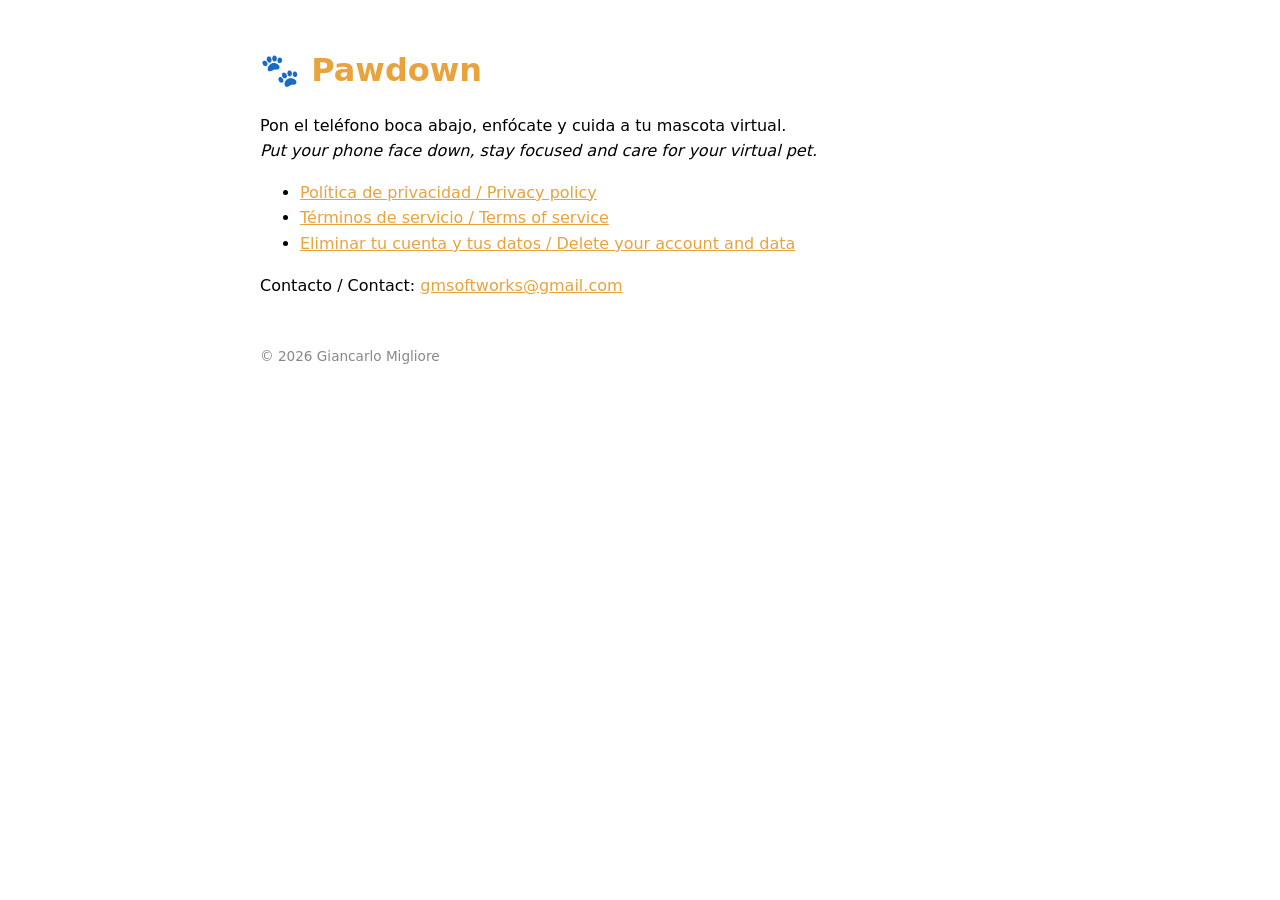
<file: index.html>
<!DOCTYPE html>
<html lang="es">
<head>
  <meta charset="utf-8">
  <meta name="viewport" content="width=device-width, initial-scale=1">
  <title>Pawdown</title>
  <link rel="stylesheet" href="style.css">
</head>
<body>
  <h1>🐾 Pawdown</h1>
  <p>Pon el teléfono boca abajo, enfócate y cuida a tu mascota virtual.<br>
     <em>Put your phone face down, stay focused and care for your virtual pet.</em></p>

  <ul>
    <li><a href="privacy.html">Política de privacidad / Privacy policy</a></li>
    <li><a href="terms.html">Términos de servicio / Terms of service</a></li>
    <li><a href="delete-account.html">Eliminar tu cuenta y tus datos / Delete your account and data</a></li>
  </ul>

  <p>Contacto / Contact: <a href="mailto:gmsoftworks@gmail.com">gmsoftworks@gmail.com</a></p>

  <footer>© 2026 Giancarlo Migliore</footer>
</body>
</html>
</file>
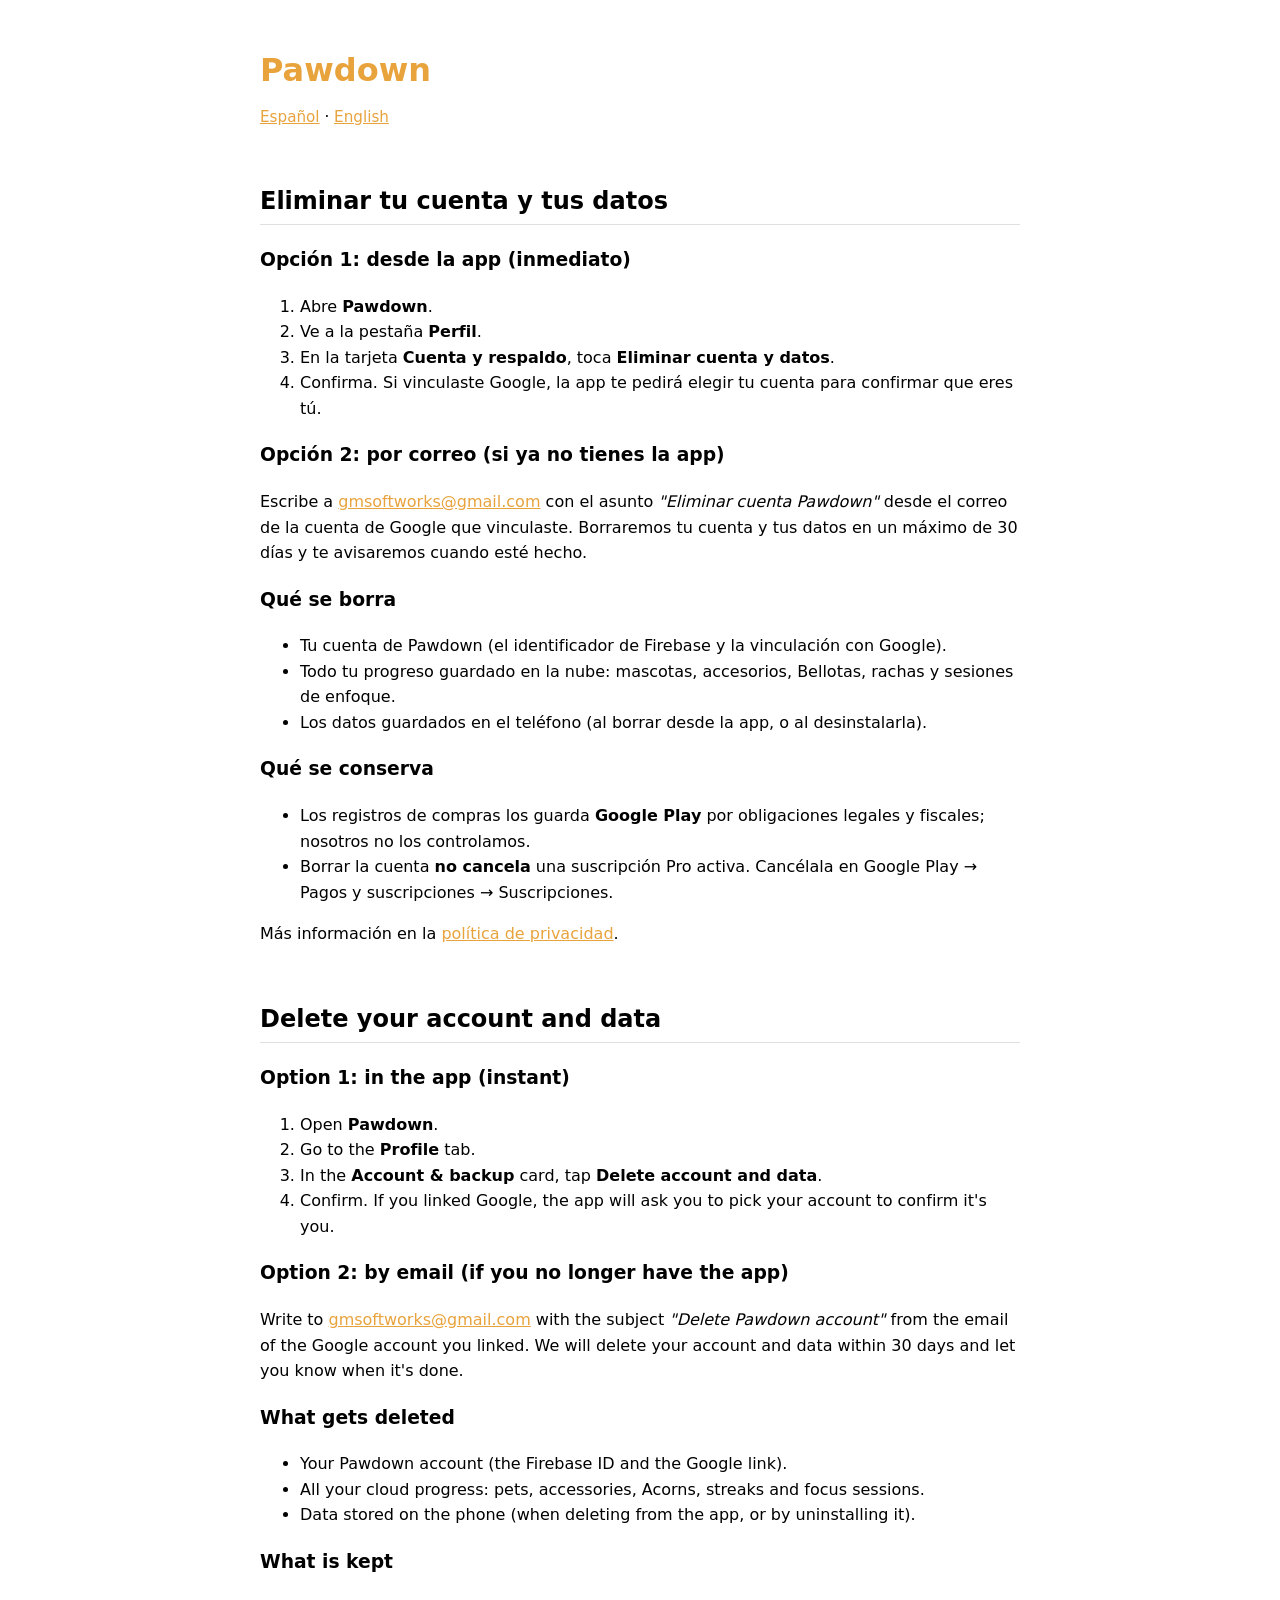
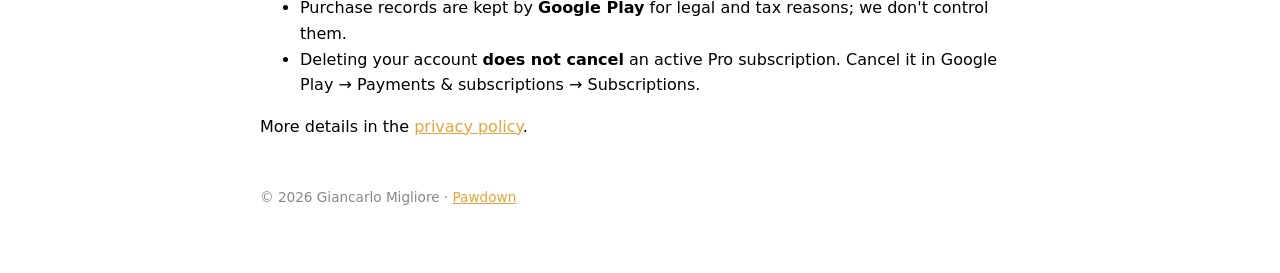
<file: delete-account.html>
<!DOCTYPE html>
<html lang="es">
<head>
  <meta charset="utf-8">
  <meta name="viewport" content="width=device-width, initial-scale=1">
  <title>Pawdown – Eliminar cuenta / Delete account</title>
  <link rel="stylesheet" href="style.css">
</head>
<body>
  <h1>Pawdown</h1>
  <p class="lang"><a href="#es">Español</a> · <a href="#en">English</a></p>

  <!-- ===================== ESPAÑOL ===================== -->
  <section id="es">
    <h2>Eliminar tu cuenta y tus datos</h2>

    <h3>Opción 1: desde la app (inmediato)</h3>
    <ol>
      <li>Abre <strong>Pawdown</strong>.</li>
      <li>Ve a la pestaña <strong>Perfil</strong>.</li>
      <li>En la tarjeta <strong>Cuenta y respaldo</strong>, toca <strong>Eliminar cuenta y datos</strong>.</li>
      <li>Confirma. Si vinculaste Google, la app te pedirá elegir tu cuenta para confirmar que eres tú.</li>
    </ol>

    <h3>Opción 2: por correo (si ya no tienes la app)</h3>
    <p>Escribe a <a href="mailto:gmsoftworks@gmail.com?subject=Eliminar%20cuenta%20Pawdown">gmsoftworks@gmail.com</a>
      con el asunto <em>"Eliminar cuenta Pawdown"</em> desde el correo de la cuenta de Google que vinculaste.
      Borraremos tu cuenta y tus datos en un máximo de 30 días y te avisaremos cuando esté hecho.</p>

    <h3>Qué se borra</h3>
    <ul>
      <li>Tu cuenta de Pawdown (el identificador de Firebase y la vinculación con Google).</li>
      <li>Todo tu progreso guardado en la nube: mascotas, accesorios, Bellotas, rachas y sesiones de enfoque.</li>
      <li>Los datos guardados en el teléfono (al borrar desde la app, o al desinstalarla).</li>
    </ul>

    <h3>Qué se conserva</h3>
    <ul>
      <li>Los registros de compras los guarda <strong>Google Play</strong> por obligaciones legales y fiscales; nosotros no los controlamos.</li>
      <li>Borrar la cuenta <strong>no cancela</strong> una suscripción Pro activa. Cancélala en Google Play → Pagos y suscripciones → Suscripciones.</li>
    </ul>

    <p>Más información en la <a href="privacy.html">política de privacidad</a>.</p>
  </section>

  <!-- ===================== ENGLISH ===================== -->
  <section id="en">
    <h2>Delete your account and data</h2>

    <h3>Option 1: in the app (instant)</h3>
    <ol>
      <li>Open <strong>Pawdown</strong>.</li>
      <li>Go to the <strong>Profile</strong> tab.</li>
      <li>In the <strong>Account &amp; backup</strong> card, tap <strong>Delete account and data</strong>.</li>
      <li>Confirm. If you linked Google, the app will ask you to pick your account to confirm it's you.</li>
    </ol>

    <h3>Option 2: by email (if you no longer have the app)</h3>
    <p>Write to <a href="mailto:gmsoftworks@gmail.com?subject=Delete%20Pawdown%20account">gmsoftworks@gmail.com</a>
      with the subject <em>"Delete Pawdown account"</em> from the email of the Google account you linked.
      We will delete your account and data within 30 days and let you know when it's done.</p>

    <h3>What gets deleted</h3>
    <ul>
      <li>Your Pawdown account (the Firebase ID and the Google link).</li>
      <li>All your cloud progress: pets, accessories, Acorns, streaks and focus sessions.</li>
      <li>Data stored on the phone (when deleting from the app, or by uninstalling it).</li>
    </ul>

    <h3>What is kept</h3>
    <ul>
      <li>Purchase records are kept by <strong>Google Play</strong> for legal and tax reasons; we don't control them.</li>
      <li>Deleting your account <strong>does not cancel</strong> an active Pro subscription. Cancel it in Google Play → Payments &amp; subscriptions → Subscriptions.</li>
    </ul>

    <p>More details in the <a href="privacy.html">privacy policy</a>.</p>
  </section>

  <footer>© 2026 Giancarlo Migliore · <a href="index.html">Pawdown</a></footer>
</body>
</html>
</file>
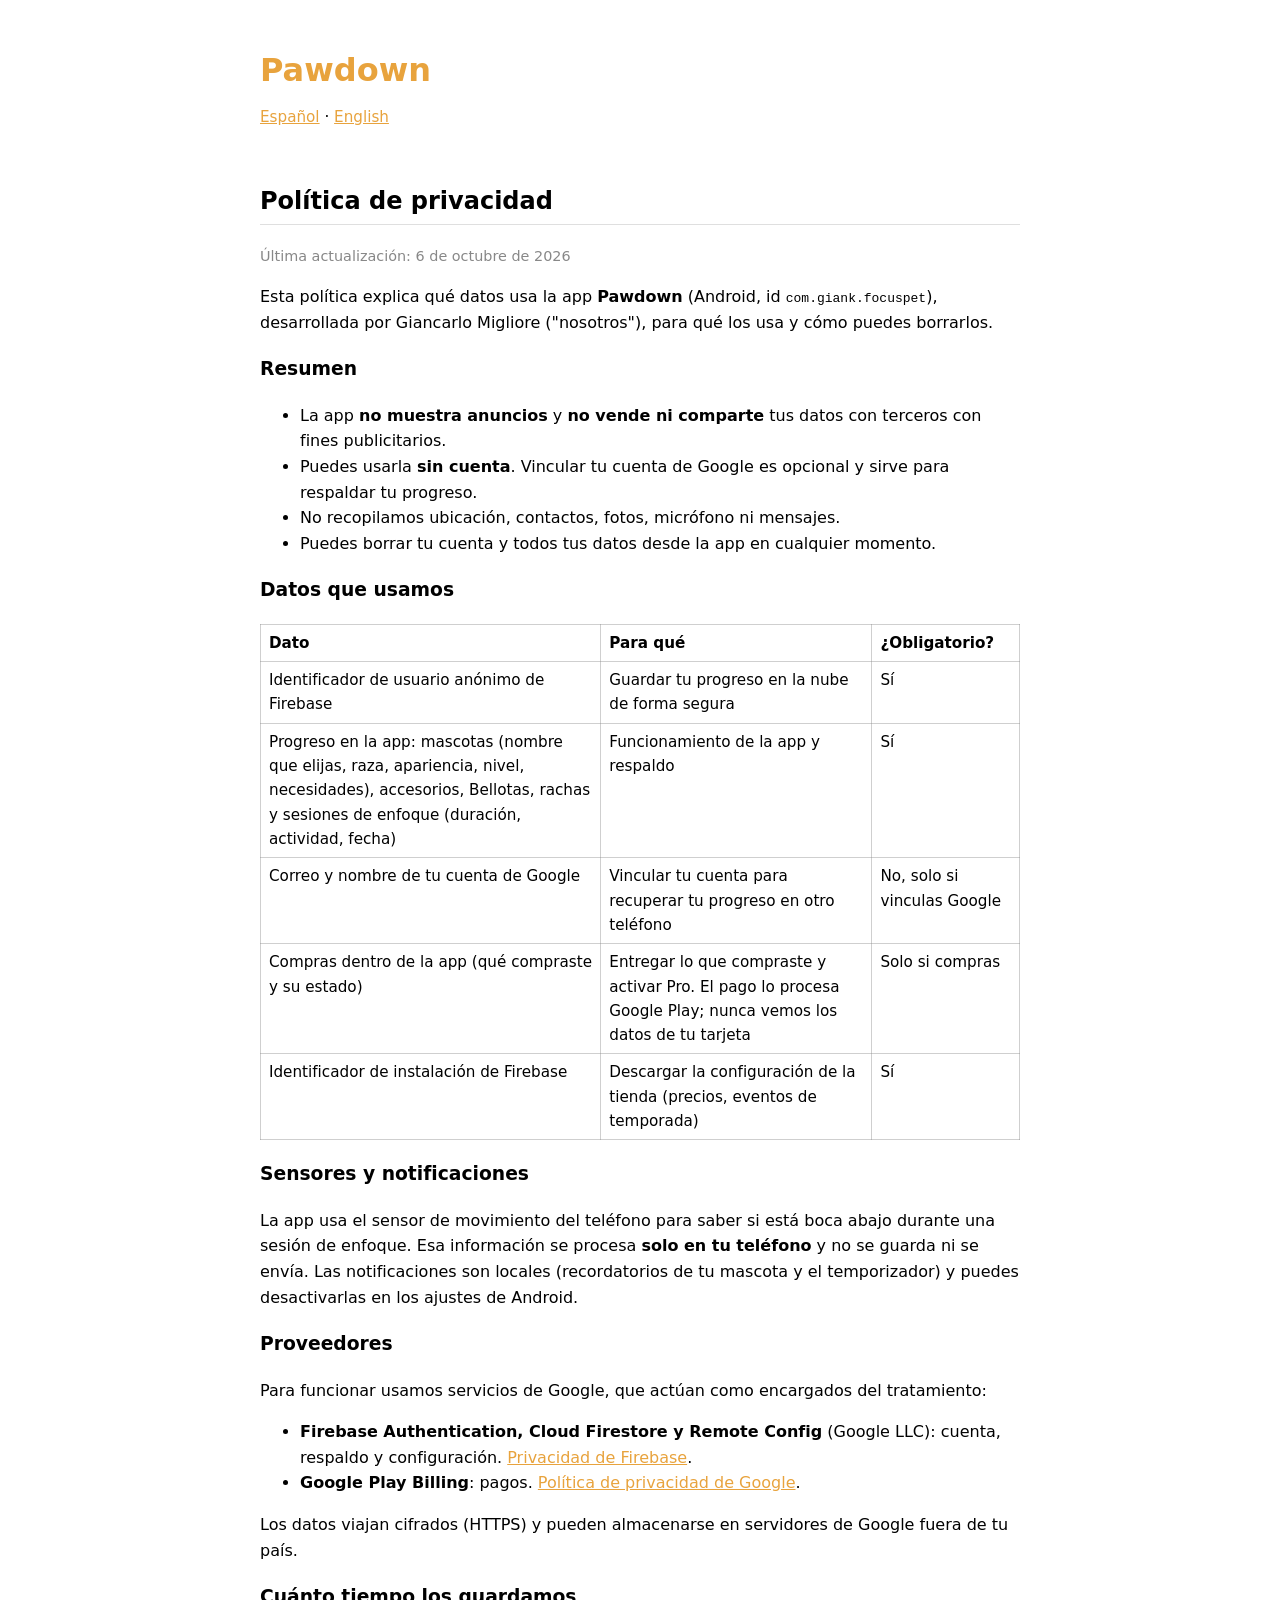
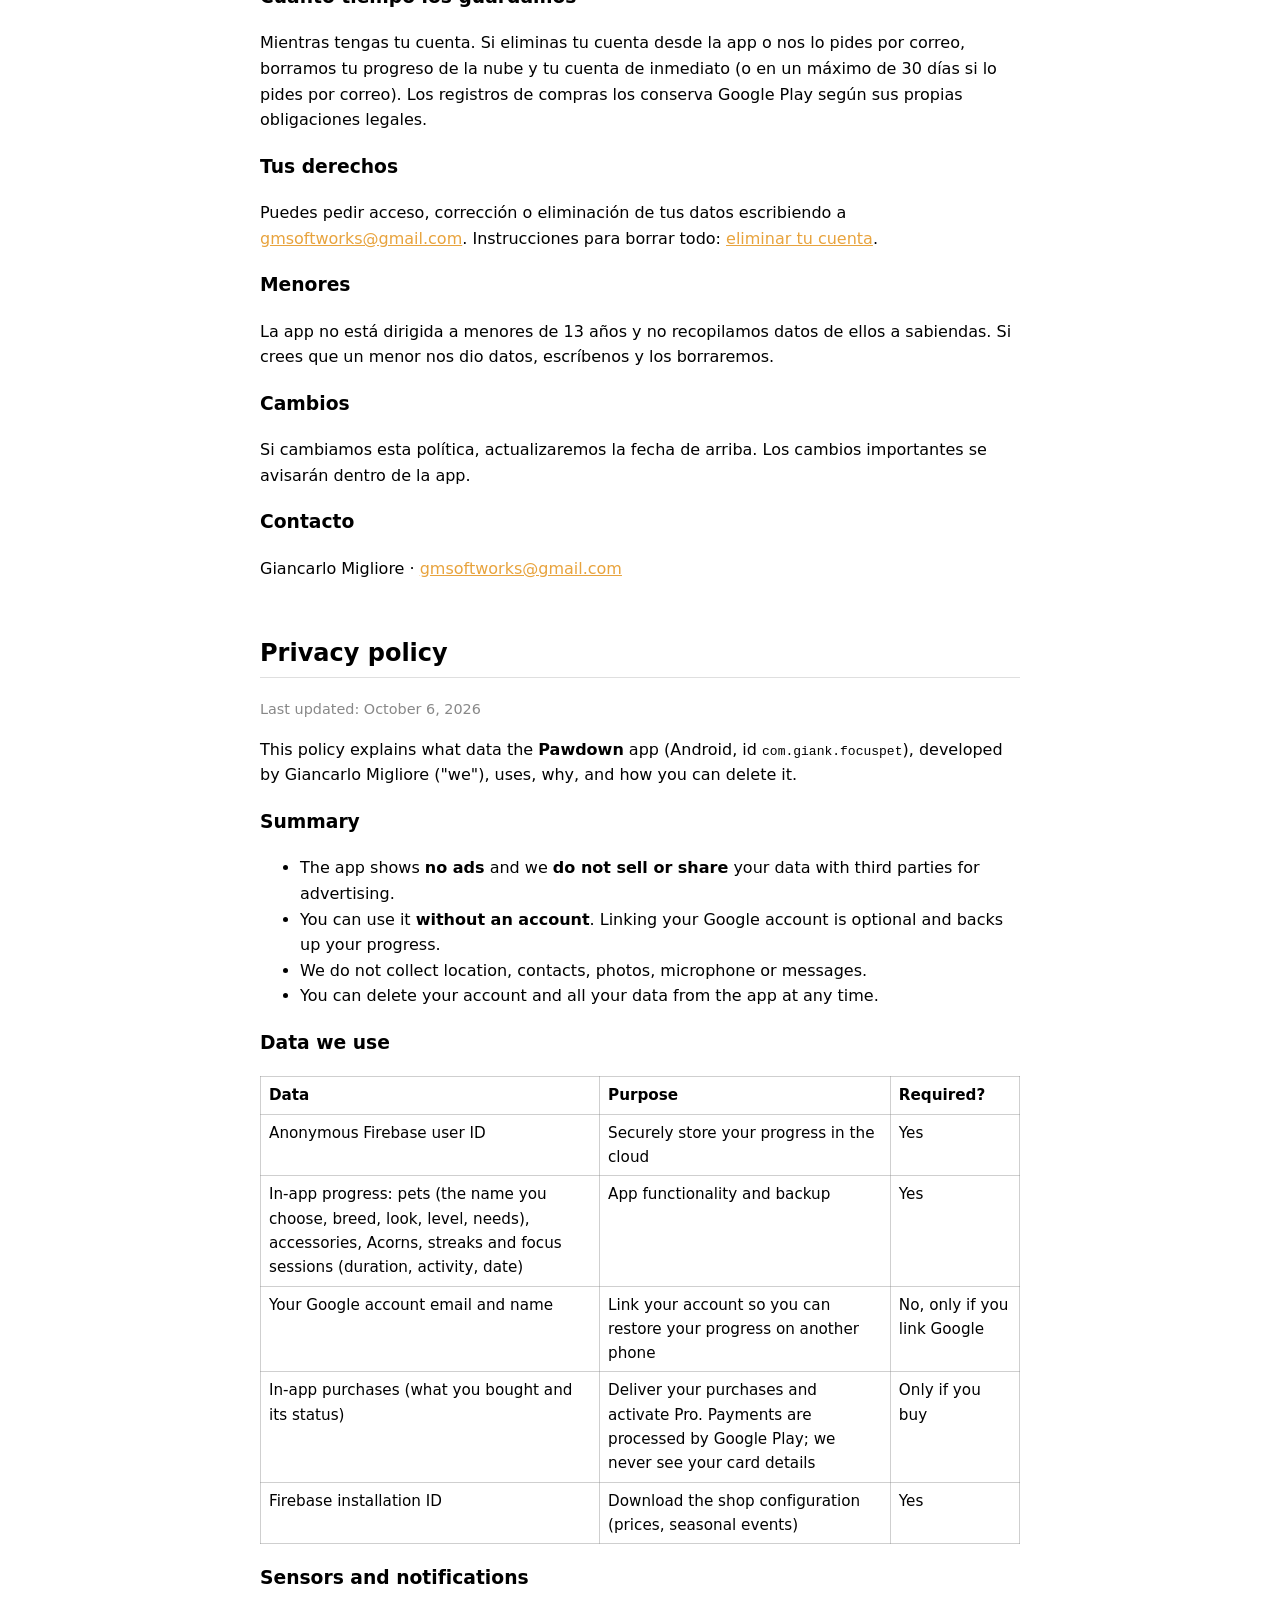
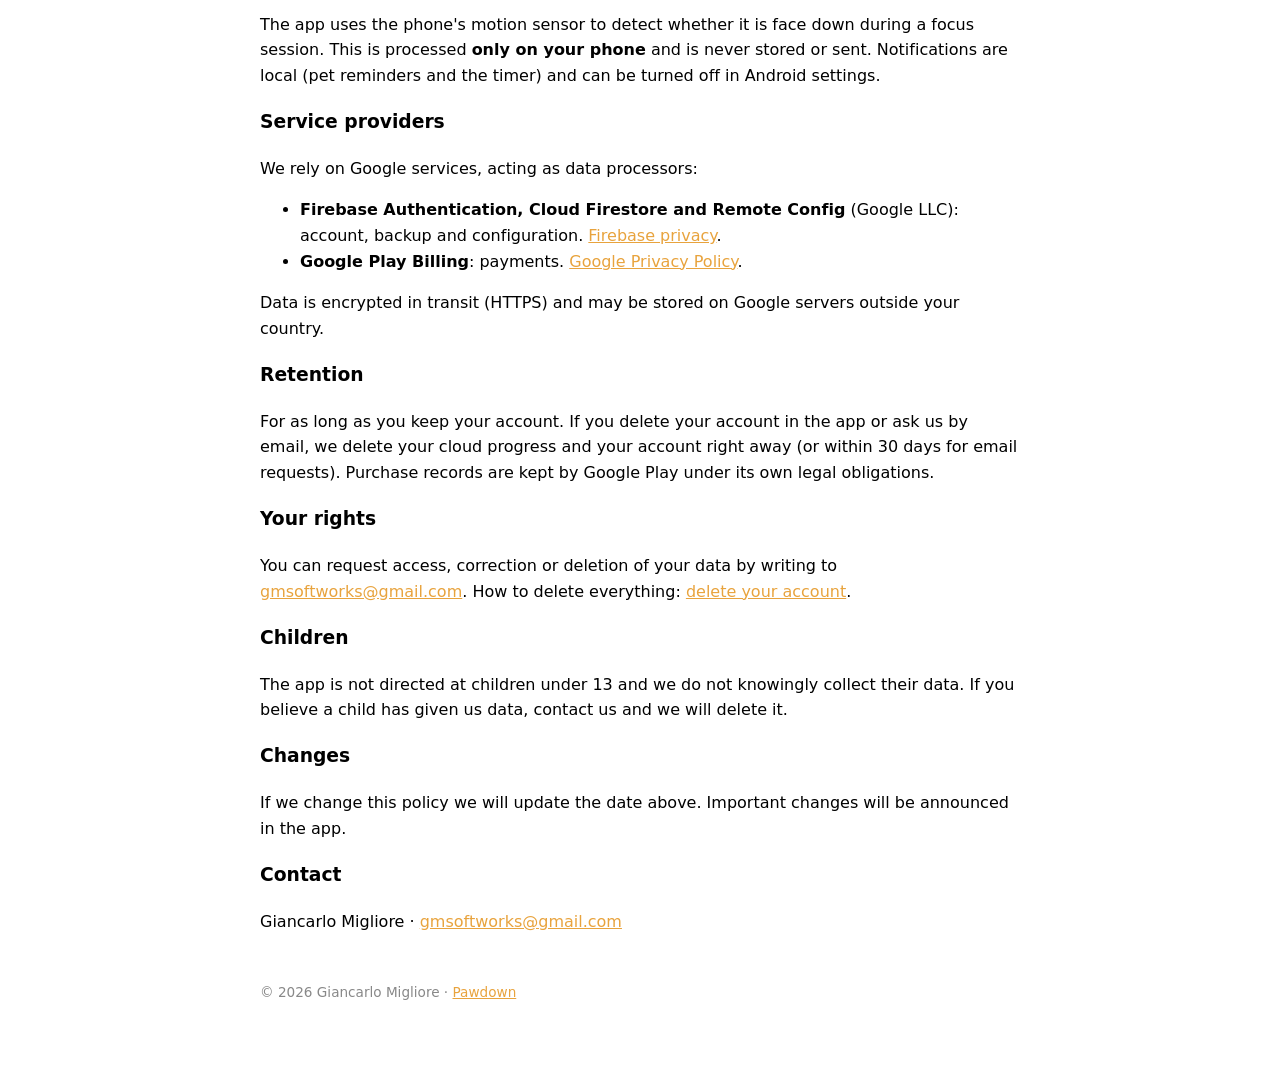
<file: privacy.html>
<!DOCTYPE html>
<html lang="es">
<head>
  <meta charset="utf-8">
  <meta name="viewport" content="width=device-width, initial-scale=1">
  <title>Pawdown – Política de privacidad / Privacy policy</title>
  <link rel="stylesheet" href="style.css">
</head>
<body>
  <h1>Pawdown</h1>
  <p class="lang"><a href="#es">Español</a> · <a href="#en">English</a></p>

  <!-- ===================== ESPAÑOL ===================== -->
  <section id="es">
    <h2>Política de privacidad</h2>
    <p class="updated">Última actualización: 6 de octubre de 2026</p>

    <p>Esta política explica qué datos usa la app <strong>Pawdown</strong> (Android, id <code>com.giank.focuspet</code>),
      desarrollada por Giancarlo Migliore ("nosotros"), para qué los usa y cómo puedes borrarlos.</p>

    <h3>Resumen</h3>
    <ul>
      <li>La app <strong>no muestra anuncios</strong> y <strong>no vende ni comparte</strong> tus datos con terceros con fines publicitarios.</li>
      <li>Puedes usarla <strong>sin cuenta</strong>. Vincular tu cuenta de Google es opcional y sirve para respaldar tu progreso.</li>
      <li>No recopilamos ubicación, contactos, fotos, micrófono ni mensajes.</li>
      <li>Puedes borrar tu cuenta y todos tus datos desde la app en cualquier momento.</li>
    </ul>

    <h3>Datos que usamos</h3>
    <table>
      <tr><th>Dato</th><th>Para qué</th><th>¿Obligatorio?</th></tr>
      <tr><td>Identificador de usuario anónimo de Firebase</td><td>Guardar tu progreso en la nube de forma segura</td><td>Sí</td></tr>
      <tr><td>Progreso en la app: mascotas (nombre que elijas, raza, apariencia, nivel, necesidades), accesorios, Bellotas, rachas y sesiones de enfoque (duración, actividad, fecha)</td><td>Funcionamiento de la app y respaldo</td><td>Sí</td></tr>
      <tr><td>Correo y nombre de tu cuenta de Google</td><td>Vincular tu cuenta para recuperar tu progreso en otro teléfono</td><td>No, solo si vinculas Google</td></tr>
      <tr><td>Compras dentro de la app (qué compraste y su estado)</td><td>Entregar lo que compraste y activar Pro. El pago lo procesa Google Play; nunca vemos los datos de tu tarjeta</td><td>Solo si compras</td></tr>
      <tr><td>Identificador de instalación de Firebase</td><td>Descargar la configuración de la tienda (precios, eventos de temporada)</td><td>Sí</td></tr>
    </table>

    <h3>Sensores y notificaciones</h3>
    <p>La app usa el sensor de movimiento del teléfono para saber si está boca abajo durante una sesión de enfoque.
      Esa información se procesa <strong>solo en tu teléfono</strong> y no se guarda ni se envía.
      Las notificaciones son locales (recordatorios de tu mascota y el temporizador) y puedes desactivarlas en los ajustes de Android.</p>

    <h3>Proveedores</h3>
    <p>Para funcionar usamos servicios de Google, que actúan como encargados del tratamiento:</p>
    <ul>
      <li><strong>Firebase Authentication, Cloud Firestore y Remote Config</strong> (Google LLC): cuenta, respaldo y configuración. <a href="https://firebase.google.com/support/privacy">Privacidad de Firebase</a>.</li>
      <li><strong>Google Play Billing</strong>: pagos. <a href="https://policies.google.com/privacy">Política de privacidad de Google</a>.</li>
    </ul>
    <p>Los datos viajan cifrados (HTTPS) y pueden almacenarse en servidores de Google fuera de tu país.</p>

    <h3>Cuánto tiempo los guardamos</h3>
    <p>Mientras tengas tu cuenta. Si eliminas tu cuenta desde la app o nos lo pides por correo, borramos tu progreso de la nube y tu cuenta de inmediato
      (o en un máximo de 30 días si lo pides por correo). Los registros de compras los conserva Google Play según sus propias obligaciones legales.</p>

    <h3>Tus derechos</h3>
    <p>Puedes pedir acceso, corrección o eliminación de tus datos escribiendo a
      <a href="mailto:gmsoftworks@gmail.com">gmsoftworks@gmail.com</a>.
      Instrucciones para borrar todo: <a href="delete-account.html">eliminar tu cuenta</a>.</p>

    <h3>Menores</h3>
    <p>La app no está dirigida a menores de 13 años y no recopilamos datos de ellos a sabiendas.
      Si crees que un menor nos dio datos, escríbenos y los borraremos.</p>

    <h3>Cambios</h3>
    <p>Si cambiamos esta política, actualizaremos la fecha de arriba. Los cambios importantes se avisarán dentro de la app.</p>

    <h3>Contacto</h3>
    <p>Giancarlo Migliore · <a href="mailto:gmsoftworks@gmail.com">gmsoftworks@gmail.com</a></p>
  </section>

  <!-- ===================== ENGLISH ===================== -->
  <section id="en">
    <h2>Privacy policy</h2>
    <p class="updated">Last updated: October 6, 2026</p>

    <p>This policy explains what data the <strong>Pawdown</strong> app (Android, id <code>com.giank.focuspet</code>),
      developed by Giancarlo Migliore ("we"), uses, why, and how you can delete it.</p>

    <h3>Summary</h3>
    <ul>
      <li>The app shows <strong>no ads</strong> and we <strong>do not sell or share</strong> your data with third parties for advertising.</li>
      <li>You can use it <strong>without an account</strong>. Linking your Google account is optional and backs up your progress.</li>
      <li>We do not collect location, contacts, photos, microphone or messages.</li>
      <li>You can delete your account and all your data from the app at any time.</li>
    </ul>

    <h3>Data we use</h3>
    <table>
      <tr><th>Data</th><th>Purpose</th><th>Required?</th></tr>
      <tr><td>Anonymous Firebase user ID</td><td>Securely store your progress in the cloud</td><td>Yes</td></tr>
      <tr><td>In-app progress: pets (the name you choose, breed, look, level, needs), accessories, Acorns, streaks and focus sessions (duration, activity, date)</td><td>App functionality and backup</td><td>Yes</td></tr>
      <tr><td>Your Google account email and name</td><td>Link your account so you can restore your progress on another phone</td><td>No, only if you link Google</td></tr>
      <tr><td>In-app purchases (what you bought and its status)</td><td>Deliver your purchases and activate Pro. Payments are processed by Google Play; we never see your card details</td><td>Only if you buy</td></tr>
      <tr><td>Firebase installation ID</td><td>Download the shop configuration (prices, seasonal events)</td><td>Yes</td></tr>
    </table>

    <h3>Sensors and notifications</h3>
    <p>The app uses the phone's motion sensor to detect whether it is face down during a focus session.
      This is processed <strong>only on your phone</strong> and is never stored or sent.
      Notifications are local (pet reminders and the timer) and can be turned off in Android settings.</p>

    <h3>Service providers</h3>
    <p>We rely on Google services, acting as data processors:</p>
    <ul>
      <li><strong>Firebase Authentication, Cloud Firestore and Remote Config</strong> (Google LLC): account, backup and configuration. <a href="https://firebase.google.com/support/privacy">Firebase privacy</a>.</li>
      <li><strong>Google Play Billing</strong>: payments. <a href="https://policies.google.com/privacy">Google Privacy Policy</a>.</li>
    </ul>
    <p>Data is encrypted in transit (HTTPS) and may be stored on Google servers outside your country.</p>

    <h3>Retention</h3>
    <p>For as long as you keep your account. If you delete your account in the app or ask us by email, we delete your cloud progress and your account right away
      (or within 30 days for email requests). Purchase records are kept by Google Play under its own legal obligations.</p>

    <h3>Your rights</h3>
    <p>You can request access, correction or deletion of your data by writing to
      <a href="mailto:gmsoftworks@gmail.com">gmsoftworks@gmail.com</a>.
      How to delete everything: <a href="delete-account.html">delete your account</a>.</p>

    <h3>Children</h3>
    <p>The app is not directed at children under 13 and we do not knowingly collect their data.
      If you believe a child has given us data, contact us and we will delete it.</p>

    <h3>Changes</h3>
    <p>If we change this policy we will update the date above. Important changes will be announced in the app.</p>

    <h3>Contact</h3>
    <p>Giancarlo Migliore · <a href="mailto:gmsoftworks@gmail.com">gmsoftworks@gmail.com</a></p>
  </section>

  <footer>© 2026 Giancarlo Migliore · <a href="index.html">Pawdown</a></footer>
</body>
</html>
</file>
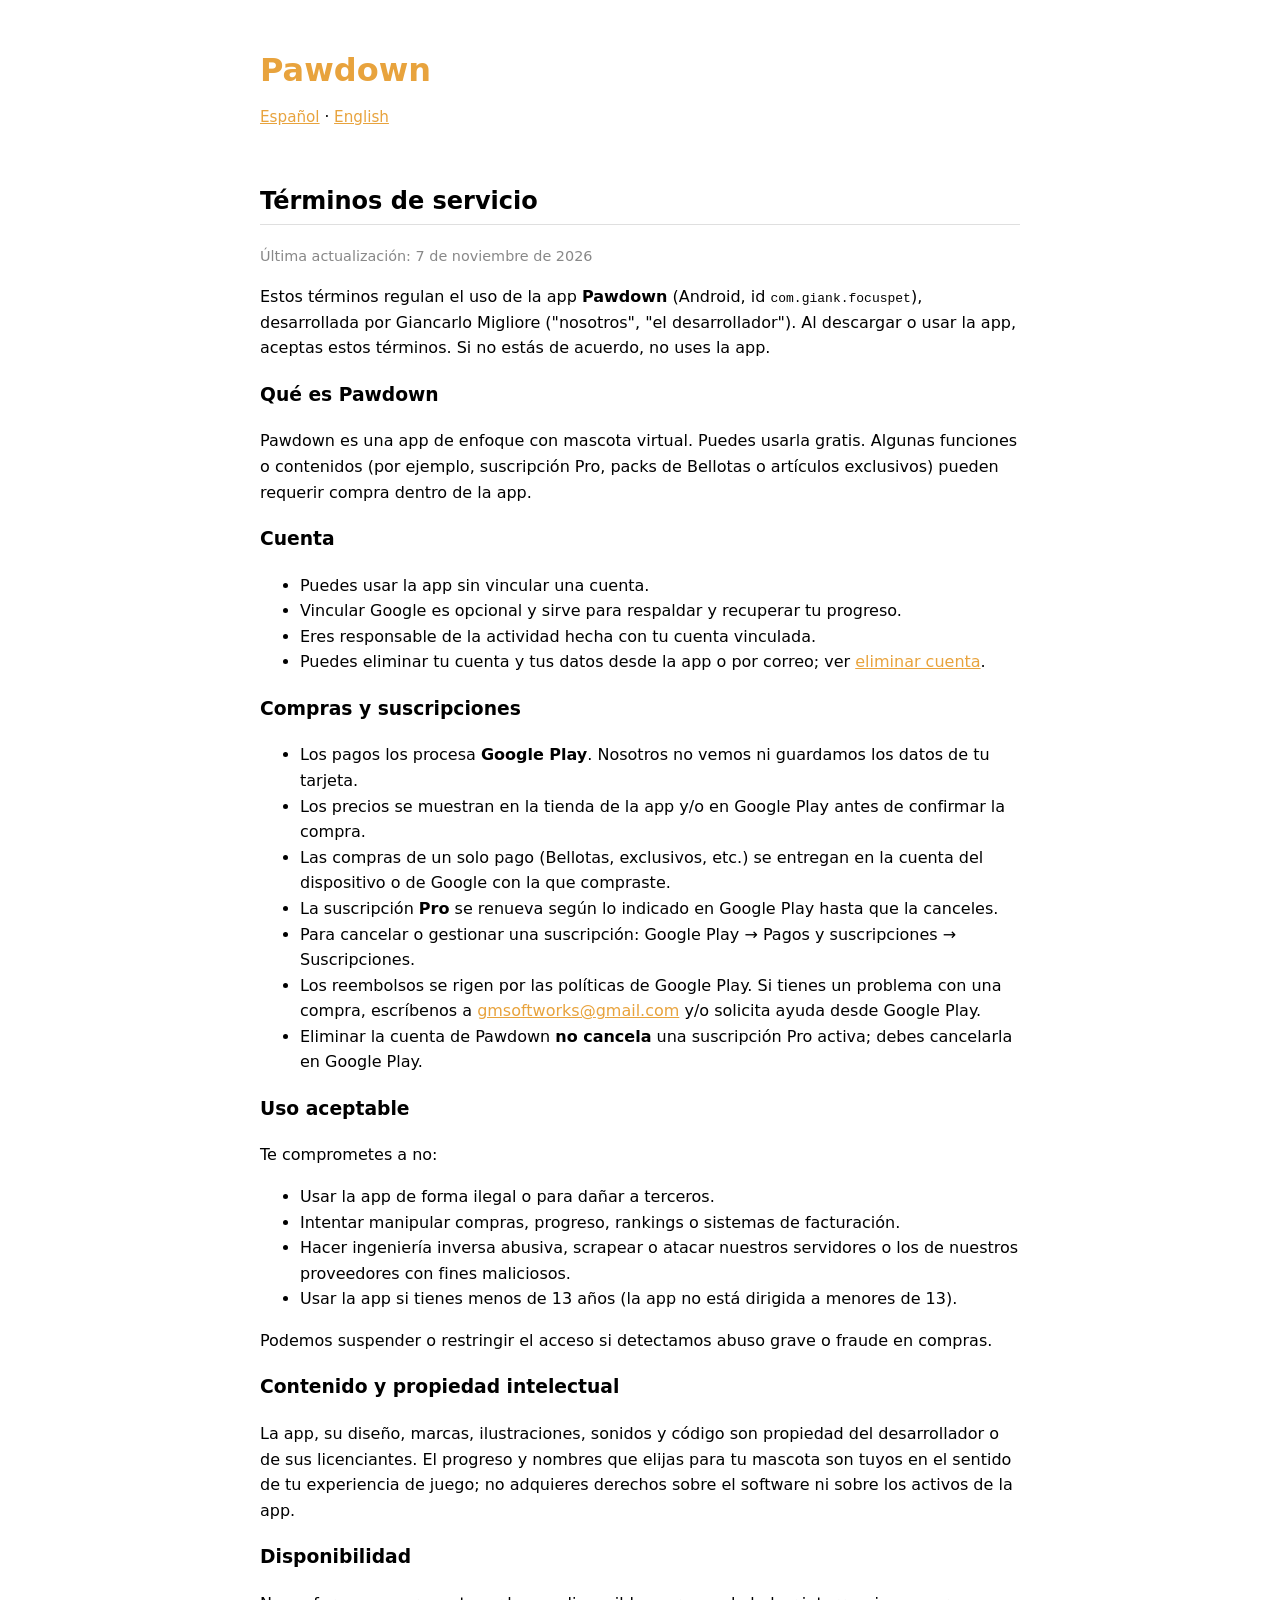
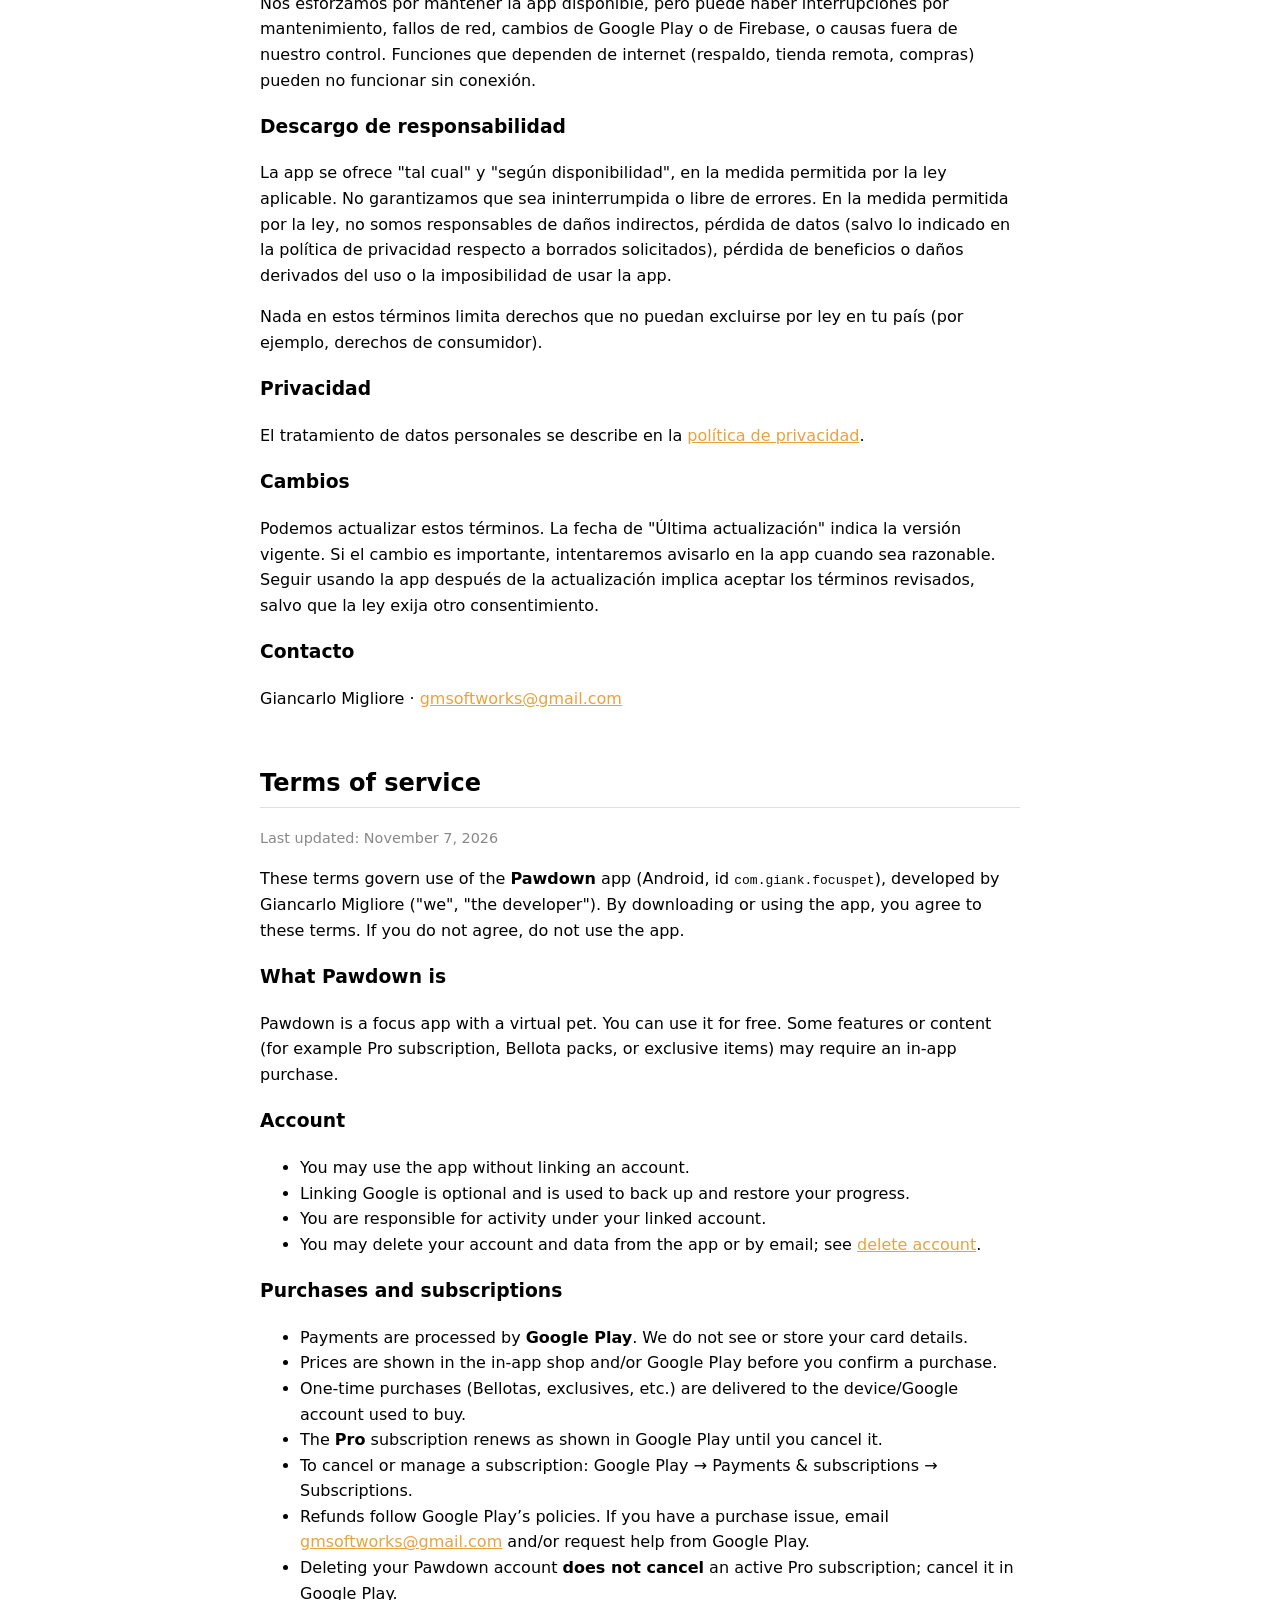
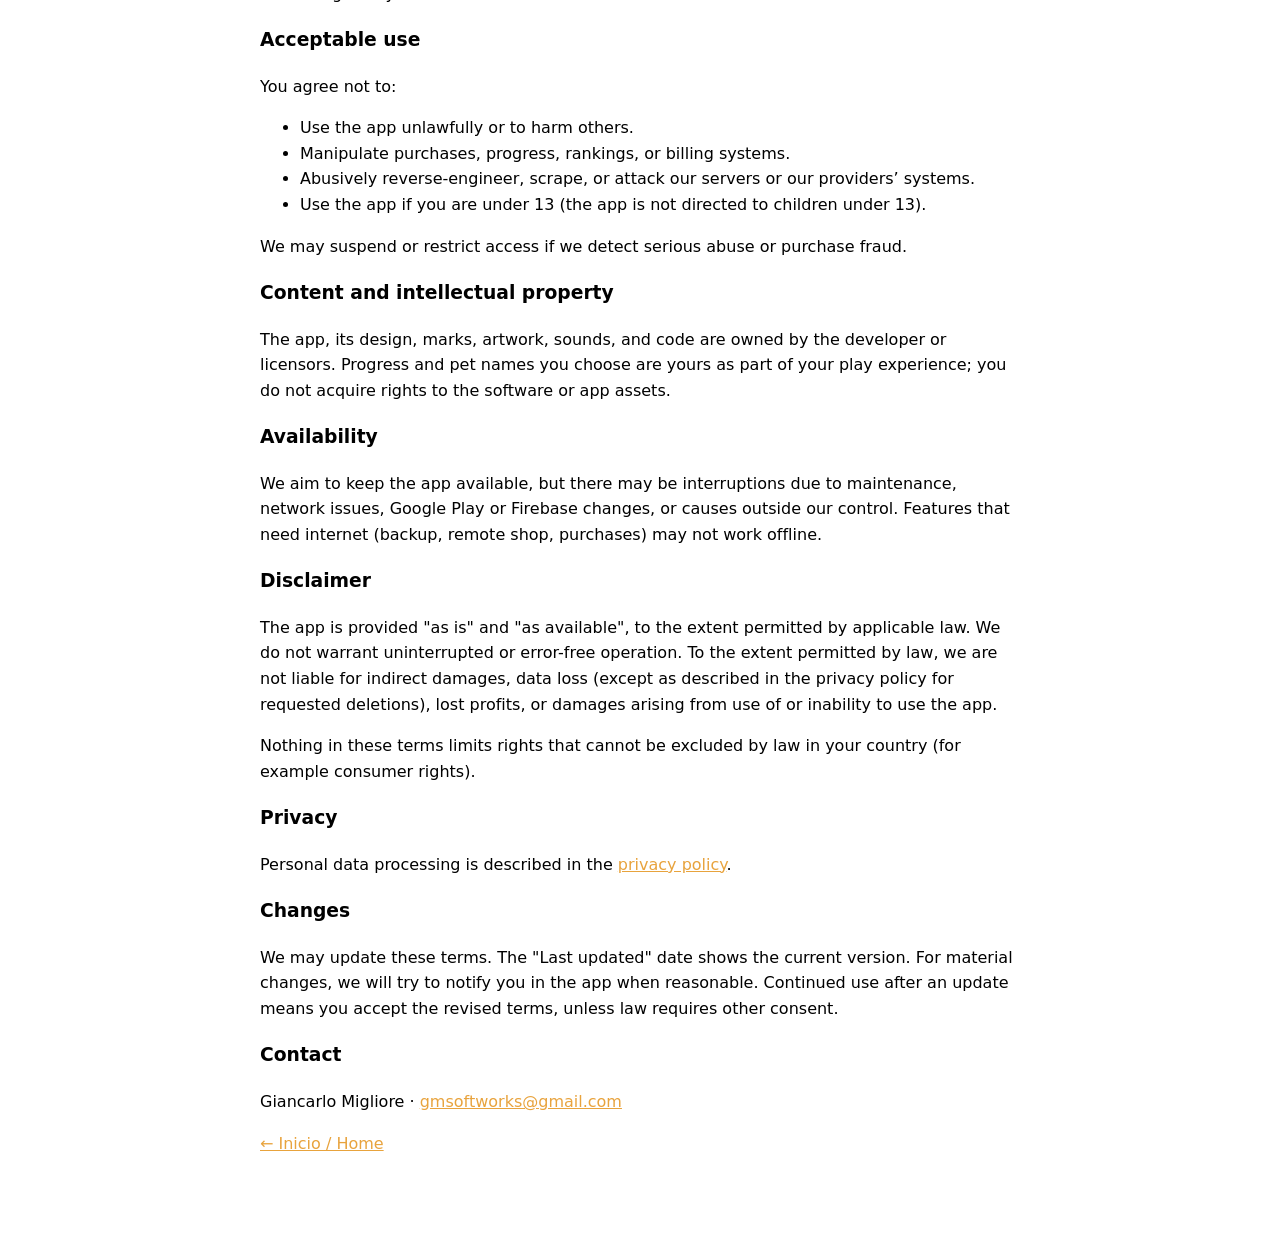
<file: terms.html>
<!DOCTYPE html>
<html lang="es">
<head>
  <meta charset="utf-8">
  <meta name="viewport" content="width=device-width, initial-scale=1">
  <title>Pawdown – Términos de servicio / Terms of service</title>
  <link rel="stylesheet" href="style.css">
</head>
<body>
  <h1>Pawdown</h1>
  <p class="lang"><a href="#es">Español</a> · <a href="#en">English</a></p>

  <!-- ===================== ESPAÑOL ===================== -->
  <section id="es">
    <h2>Términos de servicio</h2>
    <p class="updated">Última actualización: 7 de noviembre de 2026</p>

    <p>Estos términos regulan el uso de la app <strong>Pawdown</strong> (Android, id <code>com.giank.focuspet</code>),
      desarrollada por Giancarlo Migliore ("nosotros", "el desarrollador"). Al descargar o usar la app, aceptas estos términos.
      Si no estás de acuerdo, no uses la app.</p>

    <h3>Qué es Pawdown</h3>
    <p>Pawdown es una app de enfoque con mascota virtual. Puedes usarla gratis. Algunas funciones o contenidos
      (por ejemplo, suscripción Pro, packs de Bellotas o artículos exclusivos) pueden requerir compra dentro de la app.</p>

    <h3>Cuenta</h3>
    <ul>
      <li>Puedes usar la app sin vincular una cuenta.</li>
      <li>Vincular Google es opcional y sirve para respaldar y recuperar tu progreso.</li>
      <li>Eres responsable de la actividad hecha con tu cuenta vinculada.</li>
      <li>Puedes eliminar tu cuenta y tus datos desde la app o por correo; ver
        <a href="delete-account.html">eliminar cuenta</a>.</li>
    </ul>

    <h3>Compras y suscripciones</h3>
    <ul>
      <li>Los pagos los procesa <strong>Google Play</strong>. Nosotros no vemos ni guardamos los datos de tu tarjeta.</li>
      <li>Los precios se muestran en la tienda de la app y/o en Google Play antes de confirmar la compra.</li>
      <li>Las compras de un solo pago (Bellotas, exclusivos, etc.) se entregan en la cuenta del dispositivo o de Google con la que compraste.</li>
      <li>La suscripción <strong>Pro</strong> se renueva según lo indicado en Google Play hasta que la canceles.</li>
      <li>Para cancelar o gestionar una suscripción: Google Play → Pagos y suscripciones → Suscripciones.</li>
      <li>Los reembolsos se rigen por las políticas de Google Play. Si tienes un problema con una compra, escríbenos a
        <a href="mailto:gmsoftworks@gmail.com">gmsoftworks@gmail.com</a> y/o solicita ayuda desde Google Play.</li>
      <li>Eliminar la cuenta de Pawdown <strong>no cancela</strong> una suscripción Pro activa; debes cancelarla en Google Play.</li>
    </ul>

    <h3>Uso aceptable</h3>
    <p>Te comprometes a no:</p>
    <ul>
      <li>Usar la app de forma ilegal o para dañar a terceros.</li>
      <li>Intentar manipular compras, progreso, rankings o sistemas de facturación.</li>
      <li>Hacer ingeniería inversa abusiva, scrapear o atacar nuestros servidores o los de nuestros proveedores con fines maliciosos.</li>
      <li>Usar la app si tienes menos de 13 años (la app no está dirigida a menores de 13).</li>
    </ul>
    <p>Podemos suspender o restringir el acceso si detectamos abuso grave o fraude en compras.</p>

    <h3>Contenido y propiedad intelectual</h3>
    <p>La app, su diseño, marcas, ilustraciones, sonidos y código son propiedad del desarrollador o de sus licenciantes.
      El progreso y nombres que elijas para tu mascota son tuyos en el sentido de tu experiencia de juego;
      no adquieres derechos sobre el software ni sobre los activos de la app.</p>

    <h3>Disponibilidad</h3>
    <p>Nos esforzamos por mantener la app disponible, pero puede haber interrupciones por mantenimiento, fallos de red,
      cambios de Google Play o de Firebase, o causas fuera de nuestro control. Funciones que dependen de internet
      (respaldo, tienda remota, compras) pueden no funcionar sin conexión.</p>

    <h3>Descargo de responsabilidad</h3>
    <p>La app se ofrece "tal cual" y "según disponibilidad", en la medida permitida por la ley aplicable.
      No garantizamos que sea ininterrumpida o libre de errores. En la medida permitida por la ley, no somos responsables
      de daños indirectos, pérdida de datos (salvo lo indicado en la política de privacidad respecto a borrados solicitados),
      pérdida de beneficios o daños derivados del uso o la imposibilidad de usar la app.</p>
    <p>Nada en estos términos limita derechos que no puedan excluirse por ley en tu país (por ejemplo, derechos de consumidor).</p>

    <h3>Privacidad</h3>
    <p>El tratamiento de datos personales se describe en la
      <a href="privacy.html">política de privacidad</a>.</p>

    <h3>Cambios</h3>
    <p>Podemos actualizar estos términos. La fecha de "Última actualización" indica la versión vigente.
      Si el cambio es importante, intentaremos avisarlo en la app cuando sea razonable. Seguir usando la app después
      de la actualización implica aceptar los términos revisados, salvo que la ley exija otro consentimiento.</p>

    <h3>Contacto</h3>
    <p>Giancarlo Migliore · <a href="mailto:gmsoftworks@gmail.com">gmsoftworks@gmail.com</a></p>
  </section>

  <!-- ===================== ENGLISH ===================== -->
  <section id="en">
    <h2>Terms of service</h2>
    <p class="updated">Last updated: November 7, 2026</p>

    <p>These terms govern use of the <strong>Pawdown</strong> app (Android, id <code>com.giank.focuspet</code>),
      developed by Giancarlo Migliore ("we", "the developer"). By downloading or using the app, you agree to these terms.
      If you do not agree, do not use the app.</p>

    <h3>What Pawdown is</h3>
    <p>Pawdown is a focus app with a virtual pet. You can use it for free. Some features or content
      (for example Pro subscription, Bellota packs, or exclusive items) may require an in-app purchase.</p>

    <h3>Account</h3>
    <ul>
      <li>You may use the app without linking an account.</li>
      <li>Linking Google is optional and is used to back up and restore your progress.</li>
      <li>You are responsible for activity under your linked account.</li>
      <li>You may delete your account and data from the app or by email; see
        <a href="delete-account.html">delete account</a>.</li>
    </ul>

    <h3>Purchases and subscriptions</h3>
    <ul>
      <li>Payments are processed by <strong>Google Play</strong>. We do not see or store your card details.</li>
      <li>Prices are shown in the in-app shop and/or Google Play before you confirm a purchase.</li>
      <li>One-time purchases (Bellotas, exclusives, etc.) are delivered to the device/Google account used to buy.</li>
      <li>The <strong>Pro</strong> subscription renews as shown in Google Play until you cancel it.</li>
      <li>To cancel or manage a subscription: Google Play → Payments &amp; subscriptions → Subscriptions.</li>
      <li>Refunds follow Google Play’s policies. If you have a purchase issue, email
        <a href="mailto:gmsoftworks@gmail.com">gmsoftworks@gmail.com</a> and/or request help from Google Play.</li>
      <li>Deleting your Pawdown account <strong>does not cancel</strong> an active Pro subscription; cancel it in Google Play.</li>
    </ul>

    <h3>Acceptable use</h3>
    <p>You agree not to:</p>
    <ul>
      <li>Use the app unlawfully or to harm others.</li>
      <li>Manipulate purchases, progress, rankings, or billing systems.</li>
      <li>Abusively reverse-engineer, scrape, or attack our servers or our providers’ systems.</li>
      <li>Use the app if you are under 13 (the app is not directed to children under 13).</li>
    </ul>
    <p>We may suspend or restrict access if we detect serious abuse or purchase fraud.</p>

    <h3>Content and intellectual property</h3>
    <p>The app, its design, marks, artwork, sounds, and code are owned by the developer or licensors.
      Progress and pet names you choose are yours as part of your play experience;
      you do not acquire rights to the software or app assets.</p>

    <h3>Availability</h3>
    <p>We aim to keep the app available, but there may be interruptions due to maintenance, network issues,
      Google Play or Firebase changes, or causes outside our control. Features that need internet
      (backup, remote shop, purchases) may not work offline.</p>

    <h3>Disclaimer</h3>
    <p>The app is provided "as is" and "as available", to the extent permitted by applicable law.
      We do not warrant uninterrupted or error-free operation. To the extent permitted by law, we are not liable
      for indirect damages, data loss (except as described in the privacy policy for requested deletions),
      lost profits, or damages arising from use of or inability to use the app.</p>
    <p>Nothing in these terms limits rights that cannot be excluded by law in your country (for example consumer rights).</p>

    <h3>Privacy</h3>
    <p>Personal data processing is described in the
      <a href="privacy.html">privacy policy</a>.</p>

    <h3>Changes</h3>
    <p>We may update these terms. The "Last updated" date shows the current version.
      For material changes, we will try to notify you in the app when reasonable. Continued use after an update
      means you accept the revised terms, unless law requires other consent.</p>

    <h3>Contact</h3>
    <p>Giancarlo Migliore · <a href="mailto:gmsoftworks@gmail.com">gmsoftworks@gmail.com</a></p>
  </section>

  <p><a href="index.html">← Inicio / Home</a></p>
</body>
</html>
</file>
<file: style.css>
:root { color-scheme: light dark; --accent: #e8a33d; }
body {
  font-family: system-ui, -apple-system, "Segoe UI", Roboto, sans-serif;
  max-width: 760px;
  margin: 0 auto;
  padding: 24px 20px 64px;
  line-height: 1.6;
}
h1 { color: var(--accent); margin-bottom: 0; }
h2 { margin-top: 2.2em; border-bottom: 1px solid #8884; padding-bottom: 4px; }
.lang { font-size: 0.95em; margin: 8px 0 24px; }
.updated { color: #888; font-size: 0.9em; }
table { border-collapse: collapse; width: 100%; font-size: 0.95em; }
th, td { border: 1px solid #8886; padding: 6px 8px; text-align: left; vertical-align: top; }
a { color: var(--accent); }
footer { margin-top: 48px; color: #888; font-size: 0.85em; }
</file>
